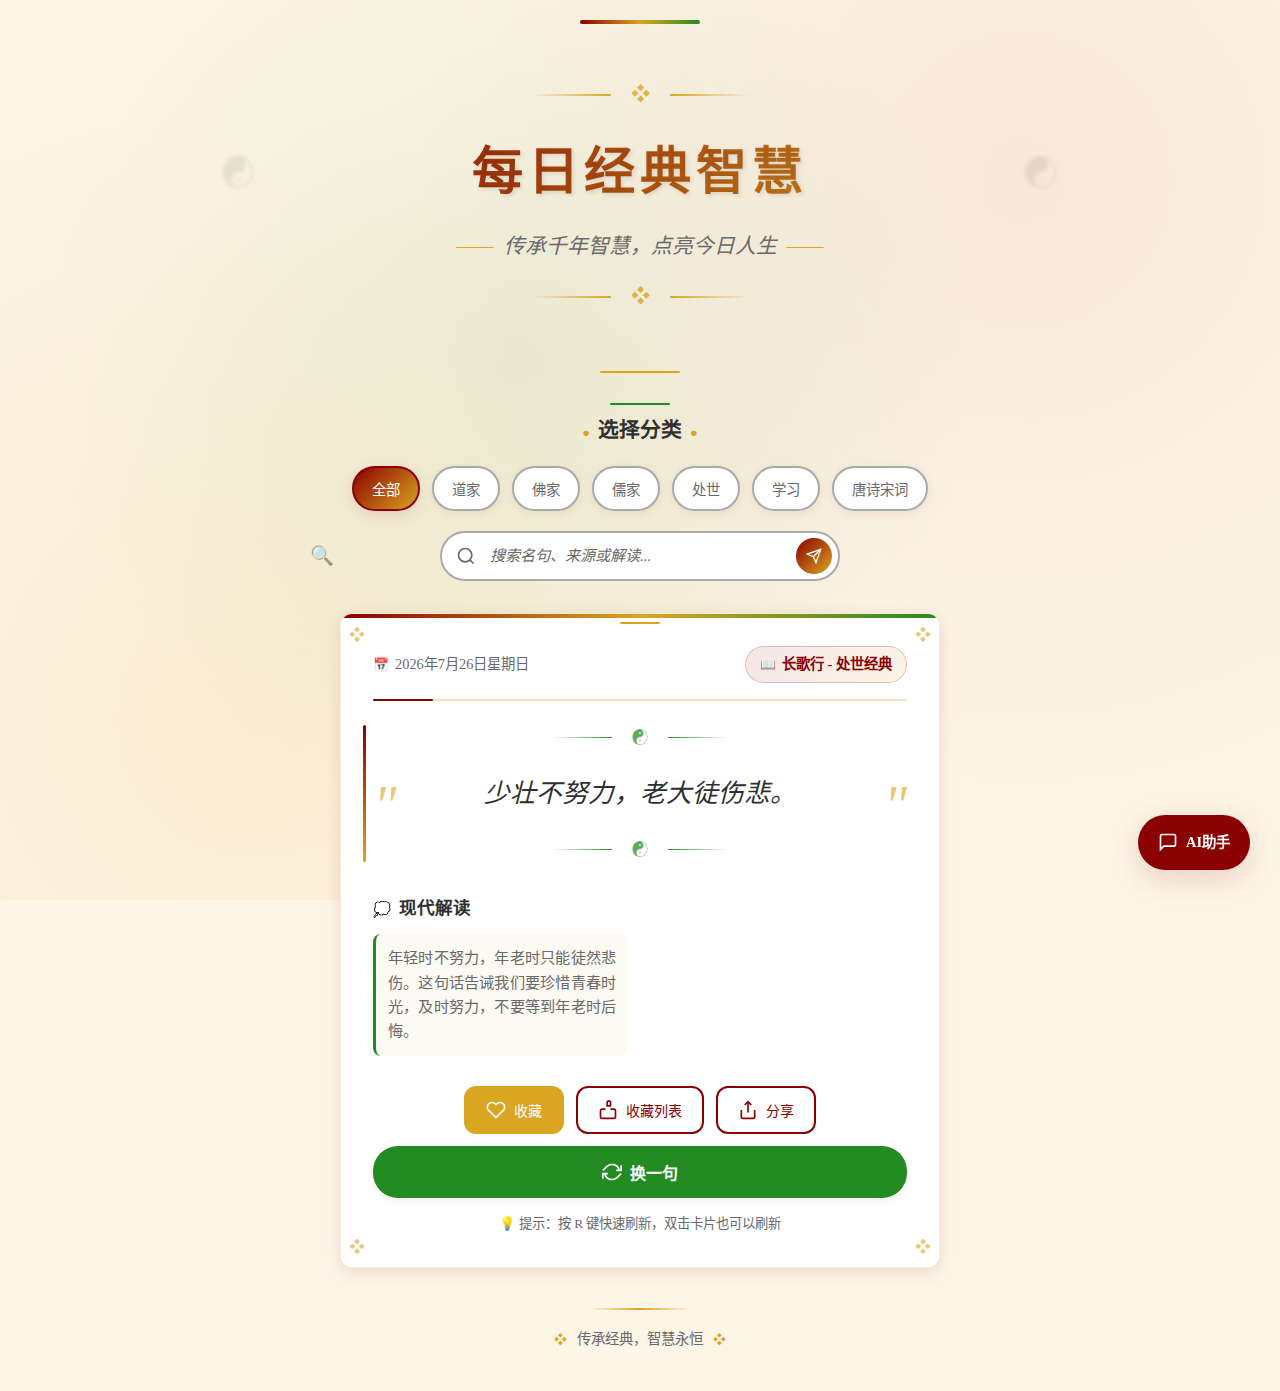
<file: index.html>
<!DOCTYPE html>
<html lang="zh-CN">
<head>
    <meta charset="UTF-8">
    <meta name="viewport" content="width=device-width, initial-scale=1.0">
    <title>每日经典智慧</title>
    <link rel="stylesheet" href="styles/main.css">
    <link rel="stylesheet" href="styles/chat.css">
</head>
<body>
    <!-- 主容器 -->
    <div class="container">
        <!-- 头部 -->
        <header class="header">
            <div class="header-decoration">
                <div class="decorative-line left"></div>
                <div class="decorative-symbol">❖</div>
                <div class="decorative-line right"></div>
            </div>
            <h1 class="title">每日经典智慧</h1>
            <p class="subtitle">传承千年智慧，点亮今日人生</p>
            <div class="header-decoration">
                <div class="decorative-line left"></div>
                <div class="decorative-symbol">❖</div>
                <div class="decorative-line right"></div>
            </div>
        </header>

        <!-- 主要内容区域 -->
        <main class="main-content">
            <!-- 分类筛选器 -->
            <div class="category-filter">
                <h3>选择分类</h3>
                <div class="filter-buttons">
                    <button class="filter-btn active" data-category="all">全部</button>
                    <button class="filter-btn" data-category="道家">道家</button>
                    <button class="filter-btn" data-category="佛家">佛家</button>
                    <button class="filter-btn" data-category="儒家">儒家</button>
                    <button class="filter-btn" data-category="处世">处世</button>
                    <button class="filter-btn" data-category="学习">学习</button>
                    <button class="filter-btn" data-category="唐诗宋词">唐诗宋词</button>
                </div>
                
                <!-- 搜索框 -->
                <div class="search-container">
                    <div class="search-box">
                        <svg class="search-icon" width="20" height="20" viewBox="0 0 24 24" fill="none" stroke="currentColor" stroke-width="2">
                            <circle cx="11" cy="11" r="8"></circle>
                            <path d="m21 21-4.35-4.35"></path>
                        </svg>
                        <input type="text" id="search-input" placeholder="搜索名句、来源或解读..." maxlength="100">
                        <button id="search-btn" class="search-btn">
                            <svg width="16" height="16" viewBox="0 0 24 24" fill="none" stroke="currentColor" stroke-width="2">
                                <line x1="22" y1="2" x2="11" y2="13"></line>
                                <polygon points="22,2 15,22 11,13 2,9"></polygon>
                            </svg>
                        </button>
                    </div>
                </div>
            </div>

            <!-- 经典名句卡片 -->
            <div class="quote-card">
                <div class="card-decoration">
                    <div class="corner-decoration top-left">❖</div>
                    <div class="corner-decoration top-right">❖</div>
                    <div class="corner-decoration bottom-left">❖</div>
                    <div class="corner-decoration bottom-right">❖</div>
                </div>
                <div class="quote-header">
                    <span class="date" id="current-date"></span>
                    <span class="source" id="quote-source"></span>
                </div>
                
                <div class="quote-content">
                    <div class="quote-decoration">
                        <div class="quote-line left"></div>
                        <div class="quote-symbol">☯</div>
                        <div class="quote-line right"></div>
                    </div>
                    <blockquote class="quote-text" id="quote-text">
                        <!-- 名句内容将通过JavaScript动态加载 -->
                    </blockquote>
                    <div class="quote-decoration">
                        <div class="quote-line left"></div>
                        <div class="quote-symbol">☯</div>
                        <div class="quote-line right"></div>
                    </div>
                </div>

                <div class="quote-footer">
                    <div class="interpretation">
                        <h3>现代解读</h3>
                        <p id="quote-interpretation"></p>
                    </div>
                </div>

                <!-- 操作按钮组 -->
                <div class="action-buttons">
                    <!-- 收藏按钮 -->
                    <button class="action-btn favorite-btn" id="favorite-btn">
                        <svg width="20" height="20" viewBox="0 0 24 24" fill="none" stroke="currentColor" stroke-width="2">
                            <path d="M20.84 4.61a5.5 5.5 0 0 0-7.78 0L12 5.67l-1.06-1.06a5.5 5.5 0 0 0-7.78 7.78l1.06 1.06L12 21.23l7.78-7.78 1.06-1.06a5.5 5.5 0 0 0 0-7.78z"/>
                        </svg>
                        收藏
                    </button>

                    <!-- 收藏列表按钮 -->
                    <button class="action-btn favorites-list-btn" id="favorites-list-btn">
                        <svg width="20" height="20" viewBox="0 0 24 24" fill="none" stroke="currentColor" stroke-width="2">
                            <path d="M9 11H5a2 2 0 0 0-2 2v7a2 2 0 0 0 2 2h14a2 2 0 0 0 2-2v-7a2 2 0 0 0-2-2h-4m-4-4V3a2 2 0 0 1 4 0v4h-4z"/>
                        </svg>
                        收藏列表
                    </button>

                    <!-- 分享按钮 -->
                    <button class="action-btn share-btn" id="share-btn">
                        <svg width="20" height="20" viewBox="0 0 24 24" fill="none" stroke="currentColor" stroke-width="2">
                            <path d="M4 12v8a2 2 0 0 0 2 2h12a2 2 0 0 0 2-2v-8"/>
                            <polyline points="16,6 12,2 8,6"/>
                            <line x1="12" y1="2" x2="12" y2="15"/>
                        </svg>
                        分享
                    </button>

                    <!-- 刷新按钮 -->
                    <button class="refresh-btn" id="refresh-btn">
                        <svg width="20" height="20" viewBox="0 0 24 24" fill="none" stroke="currentColor" stroke-width="2">
                            <path d="M23 4v6h-6M1 20v-6h6M20.49 9A9 9 0 0 0 5.64 5.64L1 10m22 4l-4.64 4.36A9 9 0 0 1 3.51 15"/>
                        </svg>
                        换一句
                    </button>
                </div>
            </div>
        </main>

        <!-- 页脚 -->
        <footer class="footer">
            <p>传承经典，智慧永恒</p>
        </footer>
    </div>

    <!-- AI聊天入口 -->
    <div class="chat-trigger" id="chat-trigger">
        <svg width="24" height="24" viewBox="0 0 24 24" fill="none" stroke="currentColor" stroke-width="2">
            <path d="M21 15a2 2 0 0 1-2 2H7l-4 4V5a2 2 0 0 1 2-2h14a2 2 0 0 1 2 2z"/>
        </svg>
        <span>AI助手</span>
    </div>

    <!-- AI聊天窗口 -->
    <div class="chat-window" id="chat-window">
        <div class="chat-header">
            <h3>AI智慧助手</h3>
            <button class="close-btn" id="close-chat">
                <svg width="20" height="20" viewBox="0 0 24 24" fill="none" stroke="currentColor" stroke-width="2">
                    <line x1="18" y1="6" x2="6" y2="18"></line>
                    <line x1="6" y1="6" x2="18" y2="18"></line>
                </svg>
            </button>
        </div>
        
        <div class="chat-messages" id="chat-messages">
            <!-- 聊天消息将在这里显示 -->
        </div>
        
        <div class="chat-input">
            <input type="text" id="chat-input" placeholder="与AI讨论今日名句..." maxlength="500">
            <button id="send-message">
                <svg width="20" height="20" viewBox="0 0 24 24" fill="none" stroke="currentColor" stroke-width="2">
                    <line x1="22" y1="2" x2="11" y2="13"></line>
                    <polygon points="22,2 15,22 11,13 2,9"></polygon>
                </svg>
            </button>
        </div>
    </div>

    <!-- 加载脚本 -->
    <script src="config.js"></script>
    <script src="scripts/quotes.js"></script>
    <script src="scripts/chat.js"></script>
    <script src="scripts/main.js"></script>
</body>
</html>
</file>
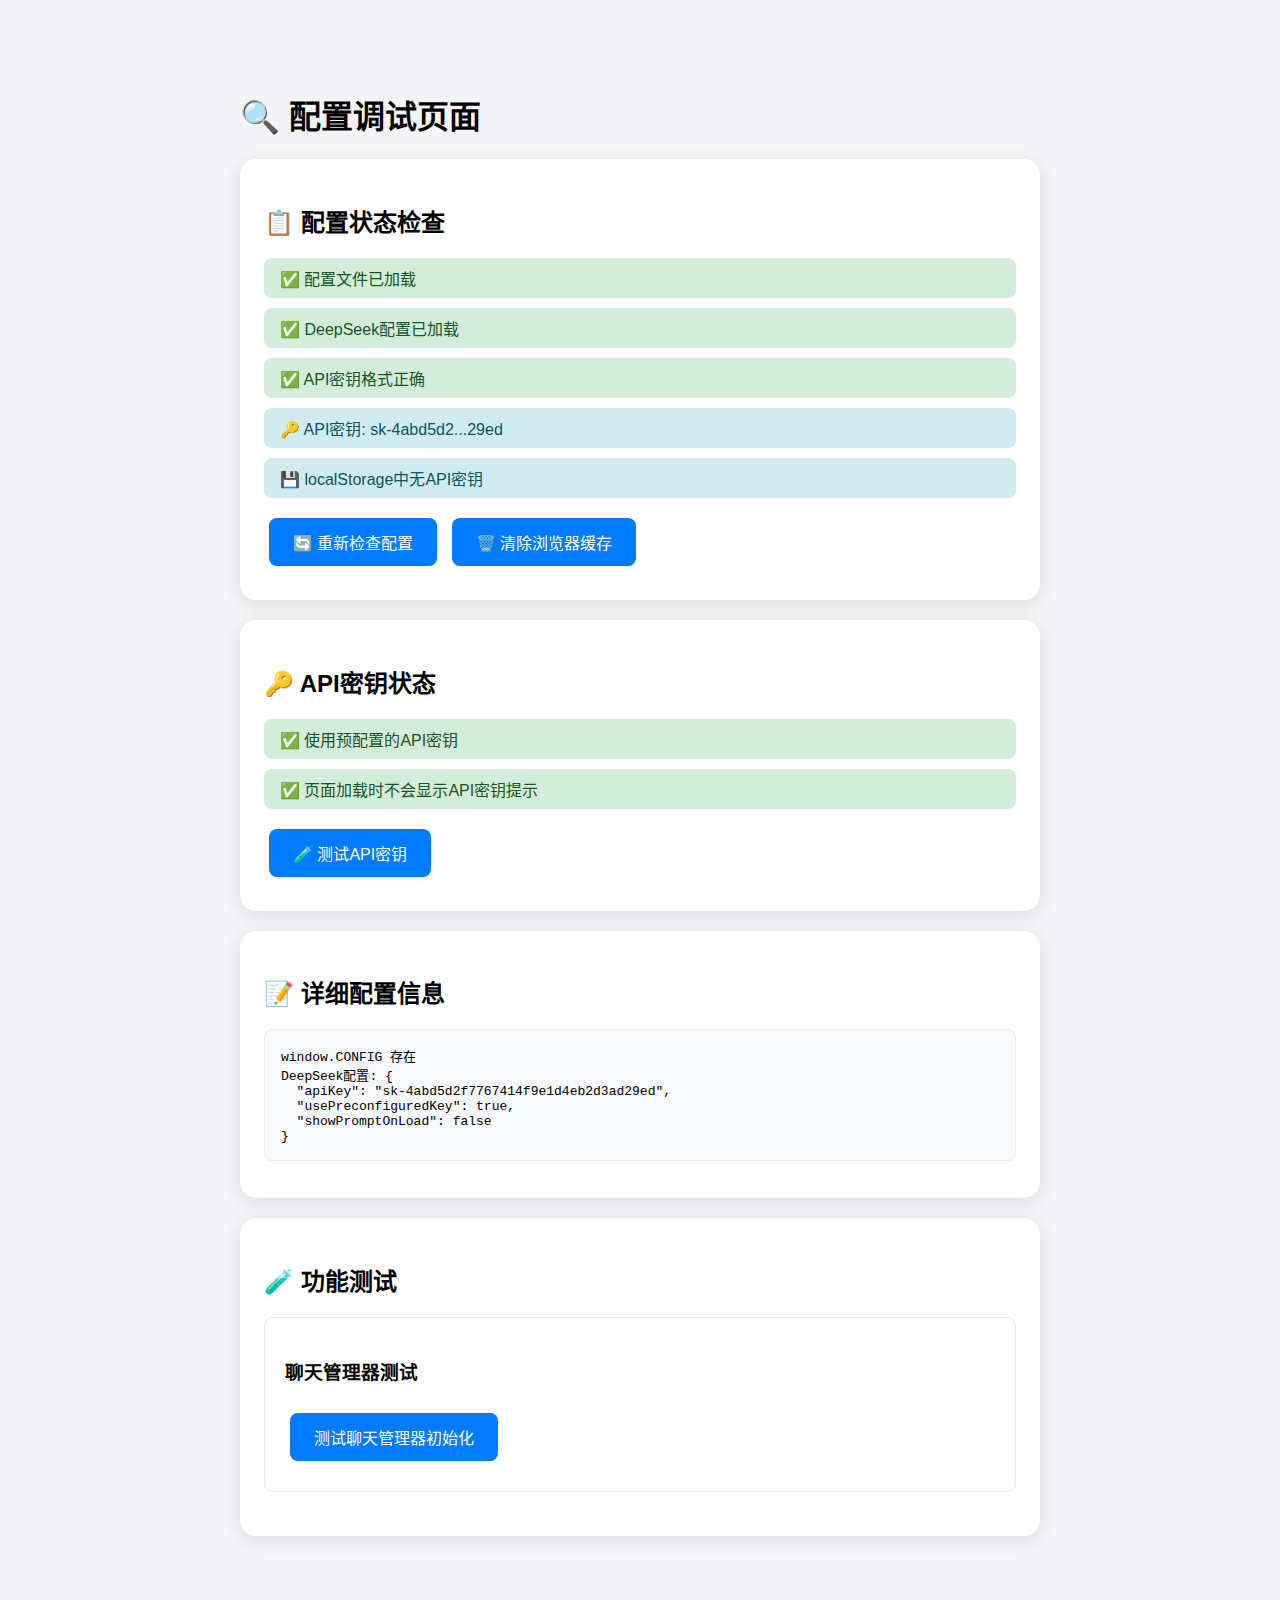
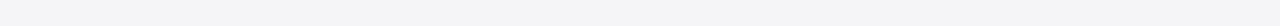
<file: debug.html>
<!DOCTYPE html>
<html lang="zh-CN">
<head>
    <meta charset="UTF-8">
    <meta name="viewport" content="width=device-width, initial-scale=1.0">
    <title>调试页面 - 配置状态检查</title>
    <style>
        body {
            font-family: -apple-system, BlinkMacSystemFont, 'Segoe UI', Roboto, sans-serif;
            max-width: 800px;
            margin: 50px auto;
            padding: 20px;
            background: #f5f5f7;
        }
        .debug-card {
            background: white;
            border-radius: 16px;
            padding: 24px;
            margin: 20px 0;
            box-shadow: 0 4px 20px rgba(0,0,0,0.1);
        }
        .status {
            padding: 8px 16px;
            border-radius: 8px;
            font-weight: 500;
            margin: 10px 0;
        }
        .success { background: #d4edda; color: #155724; }
        .error { background: #f8d7da; color: #721c24; }
        .warning { background: #fff3cd; color: #856404; }
        .info { background: #d1ecf1; color: #0c5460; }
        button {
            background: #007aff;
            color: white;
            border: none;
            padding: 12px 24px;
            border-radius: 8px;
            cursor: pointer;
            margin: 10px 5px;
            font-size: 16px;
        }
        button:hover { background: #0056b3; }
        pre {
            background: #f8f9fa;
            padding: 16px;
            border-radius: 8px;
            overflow-x: auto;
            border: 1px solid #e9ecef;
        }
        .test-section {
            margin: 20px 0;
            padding: 20px;
            border: 1px solid #e9ecef;
            border-radius: 8px;
        }
    </style>
</head>
<body>
    <h1>🔍 配置调试页面</h1>
    
    <div class="debug-card">
        <h2>📋 配置状态检查</h2>
        <div id="config-status"></div>
        <button onclick="checkConfig()">🔄 重新检查配置</button>
        <button onclick="clearCache()">🗑️ 清除浏览器缓存</button>
    </div>

    <div class="debug-card">
        <h2>🔑 API密钥状态</h2>
        <div id="api-status"></div>
        <button onclick="testApiKey()">🧪 测试API密钥</button>
    </div>

    <div class="debug-card">
        <h2>📝 详细配置信息</h2>
        <pre id="config-details"></pre>
    </div>

    <div class="debug-card">
        <h2>🧪 功能测试</h2>
        <div class="test-section">
            <h3>聊天管理器测试</h3>
            <button onclick="testChatManager()">测试聊天管理器初始化</button>
            <div id="chat-test-result"></div>
        </div>
    </div>

    <script src="config.js"></script>
    <script>
        // 配置状态检查
        function checkConfig() {
            const statusDiv = document.getElementById('config-status');
            const detailsDiv = document.getElementById('config-details');
            
            let status = '';
            let details = '';
            
            // 检查配置文件是否加载
            if (window.CONFIG) {
                status += '<div class="status success">✅ 配置文件已加载</div>';
                details += 'window.CONFIG 存在\n';
                
                if (window.CONFIG.deepseek) {
                    status += '<div class="status success">✅ DeepSeek配置已加载</div>';
                    details += 'DeepSeek配置: ' + JSON.stringify(window.CONFIG.deepseek, null, 2) + '\n';
                } else {
                    status += '<div class="status error">❌ DeepSeek配置未找到</div>';
                }
                
                if (window.CONFIG.deepseek && window.CONFIG.deepseek.apiKey) {
                    const key = window.CONFIG.deepseek.apiKey;
                    if (key.startsWith('sk-') && key.length > 20) {
                        status += '<div class="status success">✅ API密钥格式正确</div>';
                        status += '<div class="status info">🔑 API密钥: ' + key.substring(0, 10) + '...' + key.substring(key.length - 4) + '</div>';
                    } else {
                        status += '<div class="status warning">⚠️ API密钥格式可能不正确</div>';
                    }
                } else {
                    status += '<div class="status error">❌ API密钥未配置</div>';
                }
            } else {
                status += '<div class="status error">❌ 配置文件未加载</div>';
                details += 'window.CONFIG 未定义\n';
            }
            
            // 检查localStorage
            const storedKey = localStorage.getItem('deepseek_api_key');
            if (storedKey) {
                status += '<div class="status info">💾 localStorage中有API密钥</div>';
                details += 'localStorage API密钥: ' + storedKey.substring(0, 10) + '...' + storedKey.substring(storedKey.length - 4) + '\n';
            } else {
                status += '<div class="status info">💾 localStorage中无API密钥</div>';
            }
            
            statusDiv.innerHTML = status;
            detailsDiv.textContent = details;
        }

        // API密钥状态检查
        function checkApiStatus() {
            const statusDiv = document.getElementById('api-status');
            
            let status = '';
            
            if (window.CONFIG && window.CONFIG.deepseek) {
                const config = window.CONFIG.deepseek;
                
                if (config.usePreconfiguredKey) {
                    status += '<div class="status success">✅ 使用预配置的API密钥</div>';
                } else {
                    status += '<div class="status warning">⚠️ 未使用预配置的API密钥</div>';
                }
                
                if (config.showPromptOnLoad) {
                    status += '<div class="status warning">⚠️ 页面加载时会显示API密钥提示</div>';
                } else {
                    status += '<div class="status success">✅ 页面加载时不会显示API密钥提示</div>';
                }
            }
            
            statusDiv.innerHTML = status;
        }

        // 测试API密钥
        async function testApiKey() {
            const resultDiv = document.getElementById('api-status');
            
            if (!window.CONFIG || !window.CONFIG.deepseek || !window.CONFIG.deepseek.apiKey) {
                resultDiv.innerHTML += '<div class="status error">❌ 无法测试：API密钥未配置</div>';
                return;
            }
            
            const apiKey = window.CONFIG.deepseek.apiKey;
            resultDiv.innerHTML += '<div class="status info">🧪 正在测试API密钥...</div>';
            
            try {
                const response = await fetch('https://api.deepseek.com/v1/chat/completions', {
                    method: 'POST',
                    headers: {
                        'Content-Type': 'application/json',
                        'Authorization': `Bearer ${apiKey}`
                    },
                    body: JSON.stringify({
                        model: 'deepseek-chat',
                        messages: [{
                            role: 'user',
                            content: '你好，请回复"测试成功"'
                        }],
                        max_tokens: 10
                    })
                });
                
                if (response.ok) {
                    resultDiv.innerHTML += '<div class="status success">✅ API密钥测试成功</div>';
                } else {
                    resultDiv.innerHTML += '<div class="status error">❌ API密钥测试失败: ' + response.status + '</div>';
                }
            } catch (error) {
                resultDiv.innerHTML += '<div class="status error">❌ API密钥测试出错: ' + error.message + '</div>';
            }
        }

        // 测试聊天管理器
        function testChatManager() {
            const resultDiv = document.getElementById('chat-test-result');
            
            try {
                // 模拟创建聊天管理器
                if (window.CONFIG && window.CONFIG.deepseek) {
                    resultDiv.innerHTML = '<div class="status success">✅ 配置已就绪，可以创建聊天管理器</div>';
                } else {
                    resultDiv.innerHTML = '<div class="status error">❌ 配置未就绪，无法创建聊天管理器</div>';
                }
            } catch (error) {
                resultDiv.innerHTML = '<div class="status error">❌ 测试出错: ' + error.message + '</div>';
            }
        }

        // 清除缓存
        function clearCache() {
            localStorage.clear();
            sessionStorage.clear();
            location.reload();
        }

        // 页面加载完成后自动检查
        document.addEventListener('DOMContentLoaded', () => {
            setTimeout(() => {
                checkConfig();
                checkApiStatus();
            }, 100);
        });
    </script>
</body>
</html>
</file>
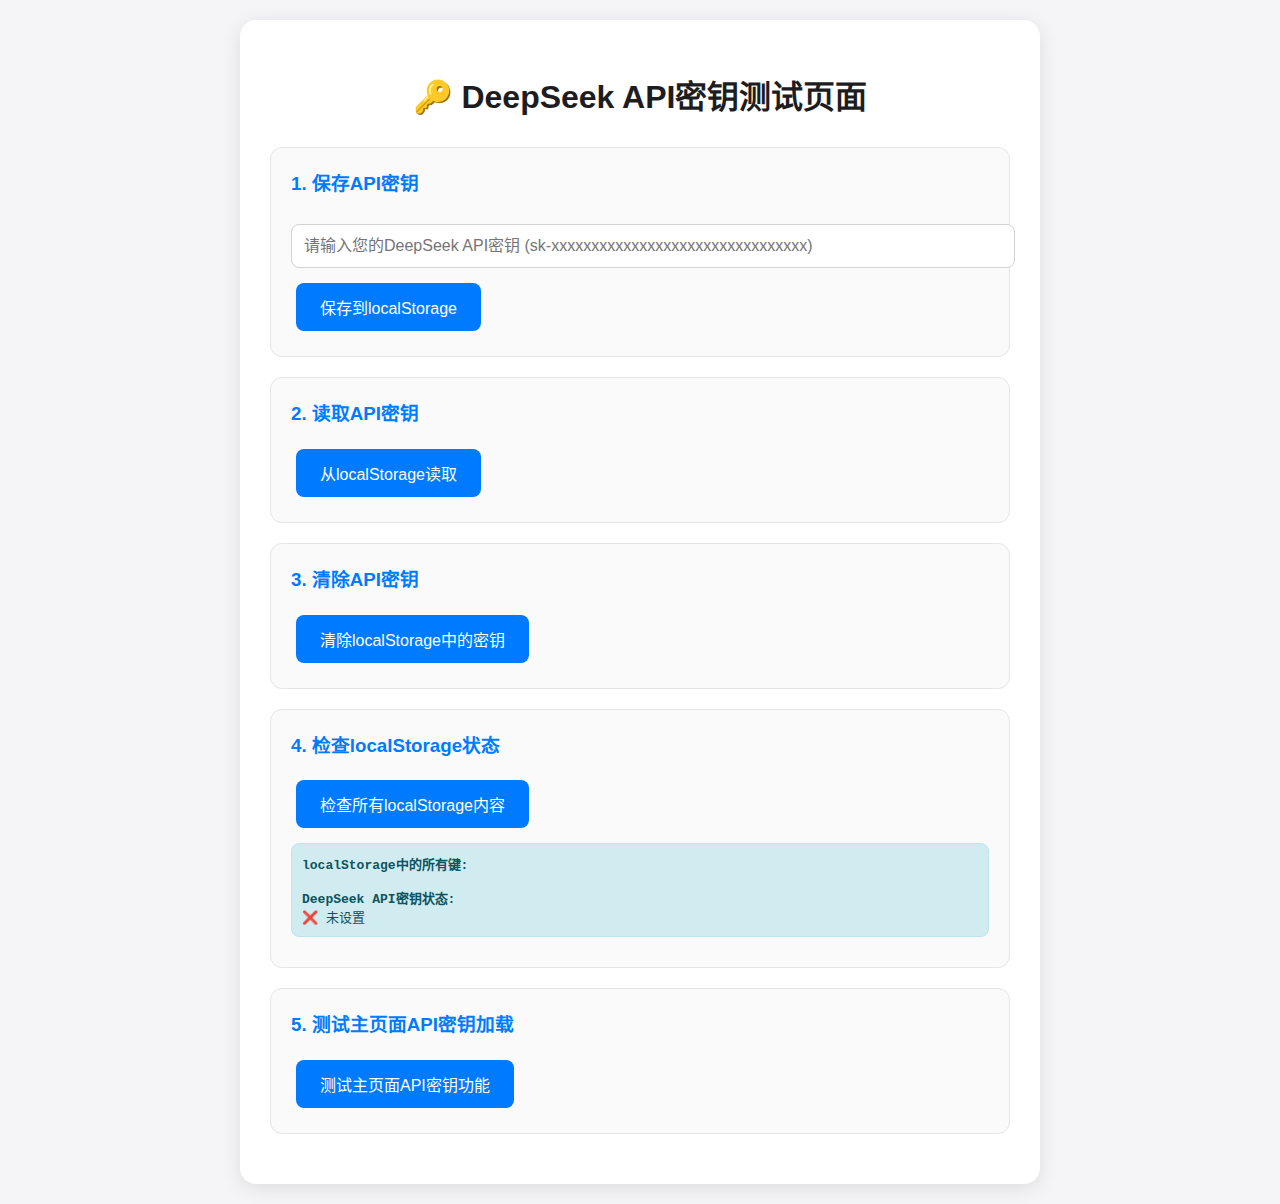
<file: test-api-key.html>
<!DOCTYPE html>
<html lang="zh-CN">
<head>
    <meta charset="UTF-8">
    <meta name="viewport" content="width=device-width, initial-scale=1.0">
    <title>API密钥测试页面</title>
    <style>
        body {
            font-family: -apple-system, BlinkMacSystemFont, 'Segoe UI', Roboto, sans-serif;
            max-width: 800px;
            margin: 0 auto;
            padding: 20px;
            background: #f5f5f7;
        }
        .container {
            background: white;
            padding: 30px;
            border-radius: 16px;
            box-shadow: 0 4px 20px rgba(0,0,0,0.1);
        }
        h1 {
            color: #1d1d1f;
            text-align: center;
            margin-bottom: 30px;
        }
        .test-section {
            margin: 20px 0;
            padding: 20px;
            border: 1px solid #e5e5e7;
            border-radius: 12px;
            background: #fafafa;
        }
        .test-section h3 {
            color: #007aff;
            margin-top: 0;
        }
        input[type="text"] {
            width: 100%;
            padding: 12px;
            border: 1px solid #d2d2d7;
            border-radius: 8px;
            font-size: 16px;
            margin: 10px 0;
        }
        button {
            background: #007aff;
            color: white;
            border: none;
            padding: 12px 24px;
            border-radius: 8px;
            font-size: 16px;
            cursor: pointer;
            margin: 5px;
        }
        button:hover {
            background: #0056cc;
        }
        .result {
            margin: 10px 0;
            padding: 10px;
            border-radius: 8px;
            font-family: monospace;
        }
        .success {
            background: #d4edda;
            color: #155724;
            border: 1px solid #c3e6cb;
        }
        .error {
            background: #f8d7da;
            color: #721c24;
            border: 1px solid #f5c6cb;
        }
        .info {
            background: #d1ecf1;
            color: #0c5460;
            border: 1px solid #bee5eb;
        }
    </style>
</head>
<body>
    <div class="container">
        <h1>🔑 DeepSeek API密钥测试页面</h1>
        
        <div class="test-section">
            <h3>1. 保存API密钥</h3>
            <input type="text" id="api-key-input" placeholder="请输入您的DeepSeek API密钥 (sk-xxxxxxxxxxxxxxxxxxxxxxxxxxxxxxxx)">
            <button onclick="saveApiKey()">保存到localStorage</button>
            <div id="save-result"></div>
        </div>
        
        <div class="test-section">
            <h3>2. 读取API密钥</h3>
            <button onclick="loadApiKey()">从localStorage读取</button>
            <div id="load-result"></div>
        </div>
        
        <div class="test-section">
            <h3>3. 清除API密钥</h3>
            <button onclick="clearApiKey()">清除localStorage中的密钥</button>
            <div id="clear-result"></div>
        </div>
        
        <div class="test-section">
            <h3>4. 检查localStorage状态</h3>
            <button onclick="checkLocalStorage()">检查所有localStorage内容</button>
            <div id="storage-result"></div>
        </div>
        
        <div class="test-section">
            <h3>5. 测试主页面API密钥加载</h3>
            <button onclick="testMainPage()">测试主页面API密钥功能</button>
            <div id="main-test-result"></div>
        </div>
    </div>

    <script>
        // 保存API密钥
        function saveApiKey() {
            const input = document.getElementById('api-key-input');
            const key = input.value.trim();
            
            if (!key) {
                showResult('save-result', '请输入API密钥', 'error');
                return;
            }
            
            if (!key.startsWith('sk-')) {
                showResult('save-result', 'API密钥格式不正确，应该以sk-开头', 'error');
                return;
            }
            
            try {
                localStorage.setItem('deepseek_api_key', key);
                showResult('save-result', `✅ API密钥已成功保存到localStorage！密钥长度: ${key.length}`, 'success');
                console.log('API密钥已保存:', key);
            } catch (error) {
                showResult('save-result', `❌ 保存失败: ${error.message}`, 'error');
                console.error('保存API密钥失败:', error);
            }
        }
        
        // 读取API密钥
        function loadApiKey() {
            try {
                const key = localStorage.getItem('deepseek_api_key');
                if (key) {
                    showResult('load-result', `✅ 成功读取API密钥！密钥: ${key.substring(0, 10)}...${key.substring(key.length - 4)}`, 'success');
                    console.log('读取到的API密钥:', key);
                } else {
                    showResult('load-result', '❌ 未找到API密钥', 'error');
                }
            } catch (error) {
                showResult('load-result', `❌ 读取失败: ${error.message}`, 'error');
                console.error('读取API密钥失败:', error);
            }
        }
        
        // 清除API密钥
        function clearApiKey() {
            try {
                localStorage.removeItem('deepseek_api_key');
                showResult('clear-result', '✅ API密钥已从localStorage中清除', 'success');
                console.log('API密钥已清除');
            } catch (error) {
                showResult('clear-result', `❌ 清除失败: ${error.message}`, 'error');
                console.error('清除API密钥失败:', error);
            }
        }
        
        // 检查localStorage状态
        function checkLocalStorage() {
            try {
                const allKeys = Object.keys(localStorage);
                const deepseekKey = localStorage.getItem('deepseek_api_key');
                
                let result = `<strong>localStorage中的所有键:</strong><br>`;
                allKeys.forEach(key => {
                    const value = localStorage.getItem(key);
                    result += `• ${key}: ${value ? '已设置' : '未设置'}<br>`;
                });
                
                result += `<br><strong>DeepSeek API密钥状态:</strong><br>`;
                if (deepseekKey) {
                    result += `✅ 已设置 (长度: ${deepseekKey.length})<br>`;
                    result += `密钥内容: ${deepseekKey.substring(0, 10)}...${deepseekKey.substring(deepseekKey.length - 4)}`;
                } else {
                    result += `❌ 未设置`;
                }
                
                showResult('storage-result', result, 'info');
            } catch (error) {
                showResult('storage-result', `❌ 检查失败: ${error.message}`, 'error');
                console.error('检查localStorage失败:', error);
            }
        }
        
        // 测试主页面API密钥功能
        function testMainPage() {
            try {
                // 模拟主页面的API密钥加载逻辑
                const apiKey = localStorage.getItem('deepseek_api_key');
                console.log('模拟主页面加载API密钥:', apiKey ? '已找到' : '未找到');
                
                if (!apiKey) {
                    showResult('main-test-result', '❌ 主页面会显示"需要DeepSeek API密钥"提示，因为localStorage中没有密钥', 'error');
                } else {
                    showResult('main-test-result', '✅ 主页面应该能正常加载API密钥，不会显示提示框', 'success');
                }
            } catch (error) {
                showResult('main-test-result', `❌ 测试失败: ${error.message}`, 'error');
                console.error('测试主页面功能失败:', error);
            }
        }
        
        // 显示结果
        function showResult(elementId, message, type) {
            const element = document.getElementById(elementId);
            element.innerHTML = message;
            element.className = `result ${type}`;
        }
        
        // 页面加载时自动检查localStorage状态
        window.addEventListener('load', () => {
            checkLocalStorage();
        });
    </script>
</body>
</html>
</file>
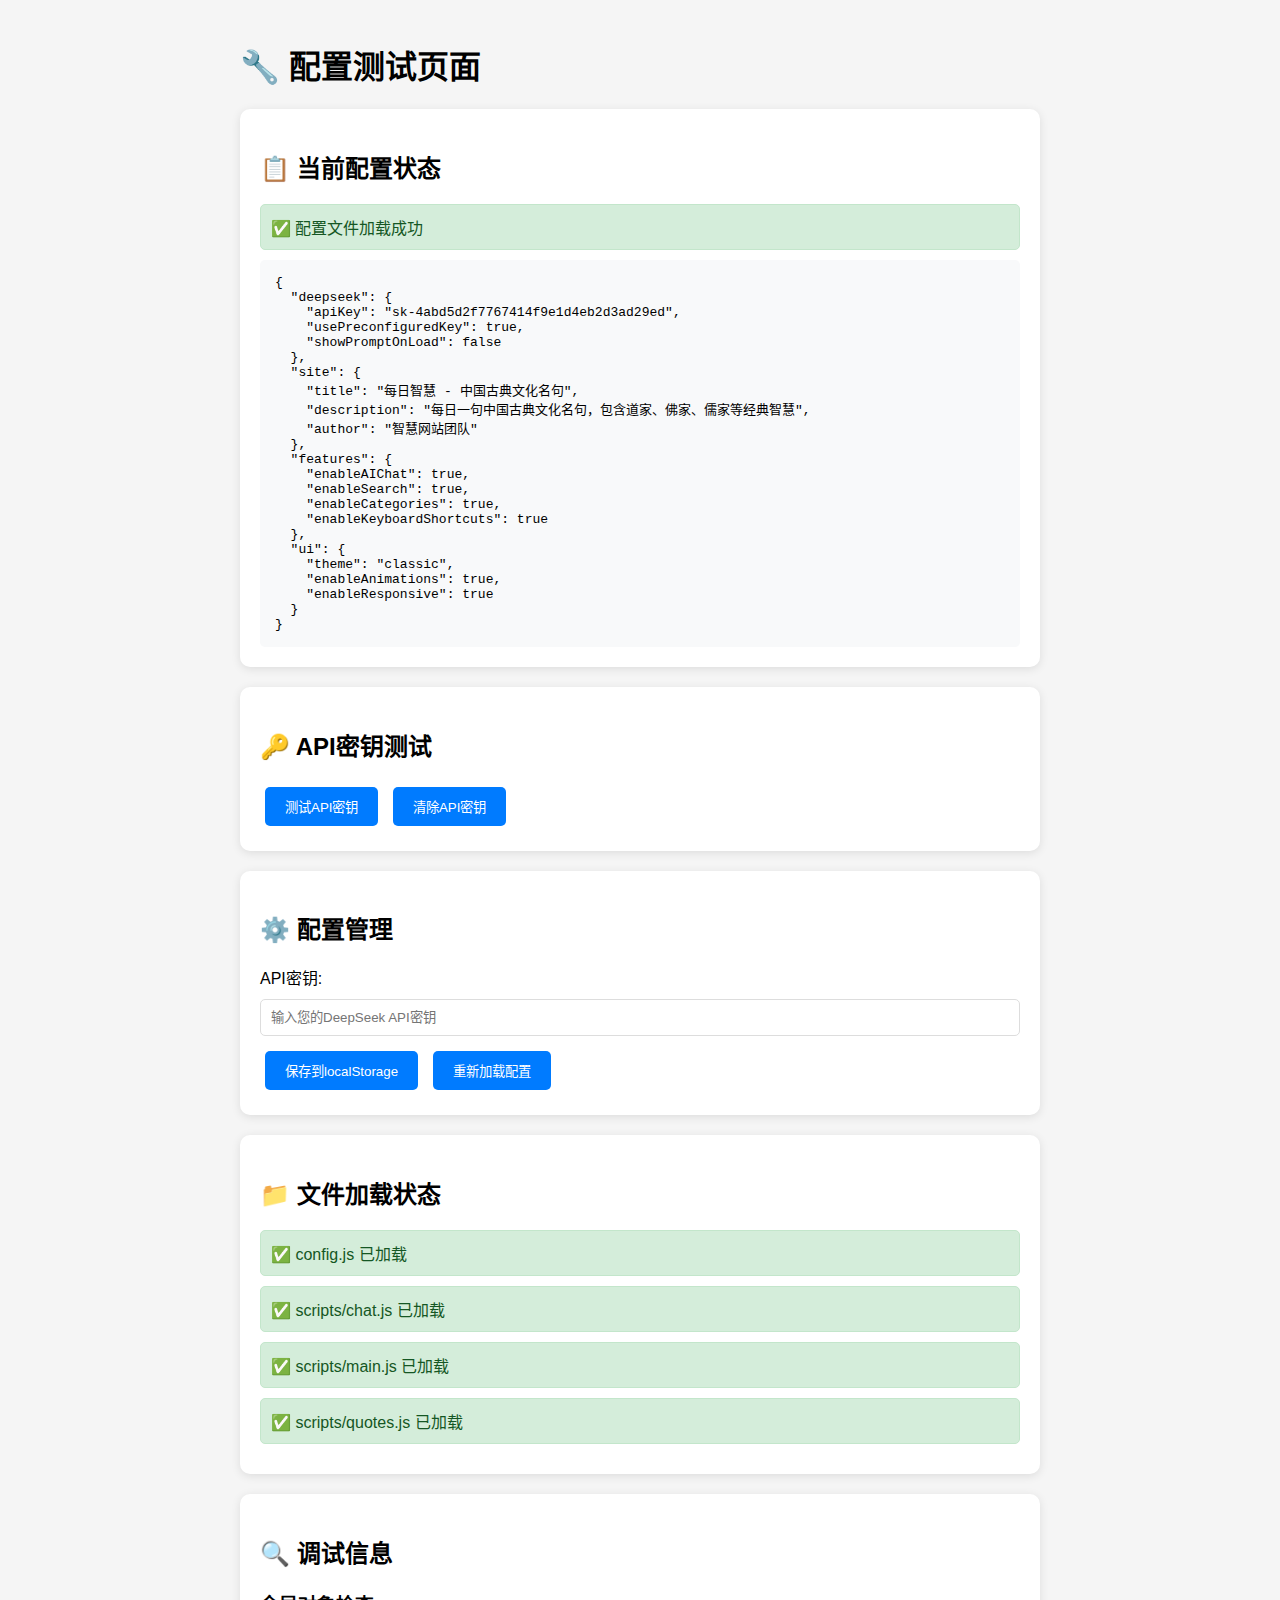
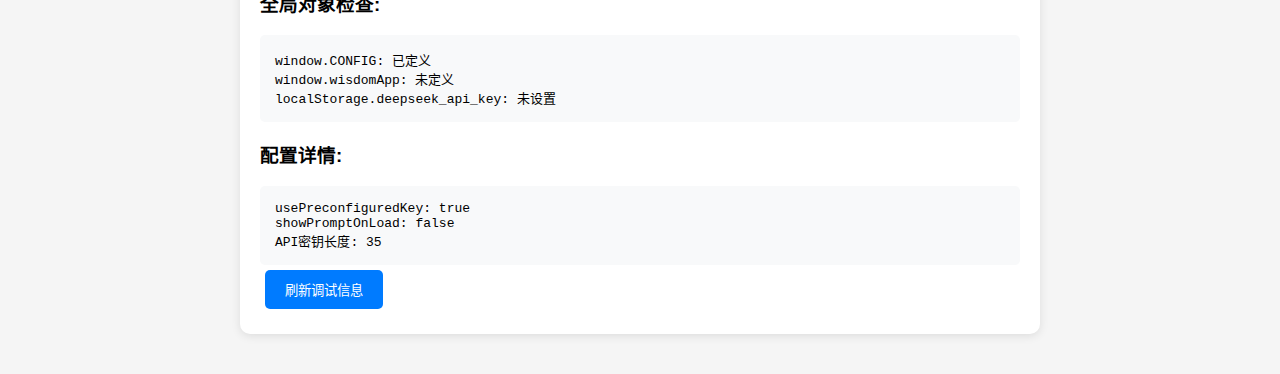
<file: test-config.html>
<!DOCTYPE html>
<html lang="zh-CN">
<head>
    <meta charset="UTF-8">
    <meta name="viewport" content="width=device-width, initial-scale=1.0">
    <title>配置测试页面</title>
    <style>
        body {
            font-family: 'Microsoft YaHei', sans-serif;
            max-width: 800px;
            margin: 0 auto;
            padding: 20px;
            background: #f5f5f5;
        }
        .test-section {
            background: white;
            padding: 20px;
            margin: 20px 0;
            border-radius: 10px;
            box-shadow: 0 2px 10px rgba(0,0,0,0.1);
        }
        .status {
            padding: 10px;
            border-radius: 5px;
            margin: 10px 0;
        }
        .status.success {
            background: #d4edda;
            color: #155724;
            border: 1px solid #c3e6cb;
        }
        .status.error {
            background: #f8d7da;
            color: #721c24;
            border: 1px solid #f5c6cb;
        }
        .status.warning {
            background: #fff3cd;
            color: #856404;
            border: 1px solid #ffeaa7;
        }
        button {
            background: #007bff;
            color: white;
            border: none;
            padding: 10px 20px;
            border-radius: 5px;
            cursor: pointer;
            margin: 5px;
        }
        button:hover {
            background: #0056b3;
        }
        input {
            width: 100%;
            padding: 10px;
            border: 1px solid #ddd;
            border-radius: 5px;
            margin: 10px 0;
            box-sizing: border-box;
        }
        .config-info {
            background: #f8f9fa;
            padding: 15px;
            border-radius: 5px;
            font-family: monospace;
            white-space: pre-wrap;
        }
    </style>
</head>
<body>
    <h1>🔧 配置测试页面</h1>
    
    <div class="test-section">
        <h2>📋 当前配置状态</h2>
        <div id="config-status"></div>
    </div>
    
    <div class="test-section">
        <h2>🔑 API密钥测试</h2>
        <div id="api-status"></div>
        <button onclick="testApiKey()">测试API密钥</button>
        <button onclick="clearApiKey()">清除API密钥</button>
    </div>
    
    <div class="test-section">
        <h2>⚙️ 配置管理</h2>
        <label>API密钥:</label>
        <input type="password" id="api-key-input" placeholder="输入您的DeepSeek API密钥">
        <button onclick="saveApiKey()">保存到localStorage</button>
        <button onclick="reloadConfig()">重新加载配置</button>
    </div>
    
    <div class="test-section">
        <h2>📁 文件加载状态</h2>
        <div id="file-status"></div>
    </div>
    
    <div class="test-section">
        <h2>🔍 调试信息</h2>
        <div id="debug-info"></div>
        <button onclick="refreshDebugInfo()">刷新调试信息</button>
    </div>

    <script src="config.js"></script>
    <script>
        // 页面加载完成后执行测试
        window.addEventListener('load', function() {
            testConfiguration();
            checkFileLoading();
            updateDebugInfo();
        });

        // 测试配置状态
        function testConfiguration() {
            const statusDiv = document.getElementById('config-status');
            let html = '';
            
            if (window.CONFIG) {
                html += '<div class="status success">✅ 配置文件加载成功</div>';
                html += '<div class="config-info">';
                html += JSON.stringify(window.CONFIG, null, 2);
                html += '</div>';
            } else {
                html += '<div class="status error">❌ 配置文件加载失败</div>';
            }
            
            statusDiv.innerHTML = html;
        }

        // 检查文件加载状态
        function checkFileLoading() {
            const statusDiv = document.getElementById('file-status');
            let html = '';
            
            // 检查主要文件
            const files = [
                'config.js',
                'scripts/chat.js',
                'scripts/main.js',
                'scripts/quotes.js'
            ];
            
            files.forEach(file => {
                html += `<div class="status success">✅ ${file} 已加载</div>`;
            });
            
            statusDiv.innerHTML = html;
        }

        // 测试API密钥
        function testApiKey() {
            const statusDiv = document.getElementById('api-status');
            let html = '';
            
            // 检查配置文件中的API密钥
            if (window.CONFIG && window.CONFIG.deepseek) {
                const configKey = window.CONFIG.deepseek.apiKey;
                if (configKey && configKey !== 'sk-your-api-key-here') {
                    html += '<div class="status success">✅ 配置文件中的API密钥有效</div>';
                } else {
                    html += '<div class="status warning">⚠️ 配置文件中的API密钥未设置或使用默认值</div>';
                }
            }
            
            // 检查localStorage中的API密钥
            const localKey = localStorage.getItem('deepseek_api_key');
            if (localKey) {
                html += '<div class="status success">✅ localStorage中的API密钥已设置</div>';
            } else {
                html += '<div class="status warning">⚠️ localStorage中未找到API密钥</div>';
            }
            
            // 检查当前可用的API密钥
            let currentKey = null;
            if (window.CONFIG && window.CONFIG.deepseek && window.CONFIG.deepseek.usePreconfiguredKey) {
                currentKey = window.CONFIG.deepseek.apiKey;
            }
            if (!currentKey) {
                currentKey = localStorage.getItem('deepseek_api_key');
            }
            
            if (currentKey && currentKey !== 'sk-your-api-key-here') {
                html += '<div class="status success">✅ 当前可用的API密钥: ' + currentKey.substring(0, 10) + '...</div>';
            } else {
                html += '<div class="status error">❌ 当前没有可用的有效API密钥</div>';
            }
            
            statusDiv.innerHTML = html;
        }

        // 保存API密钥到localStorage
        function saveApiKey() {
            const input = document.getElementById('api-key-input');
            const key = input.value.trim();
            
            if (key && key.startsWith('sk-')) {
                localStorage.setItem('deepseek_api_key', key);
                alert('API密钥已保存到localStorage');
                testApiKey();
                input.value = '';
            } else {
                alert('请输入有效的API密钥（以sk-开头）');
            }
        }

        // 清除API密钥
        function clearApiKey() {
            localStorage.removeItem('deepseek_api_key');
            alert('API密钥已清除');
            testApiKey();
        }

        // 重新加载配置
        function reloadConfig() {
            location.reload();
        }

        // 更新调试信息
        function updateDebugInfo() {
            const debugDiv = document.getElementById('debug-info');
            let html = '';
            
            html += '<h3>全局对象检查:</h3>';
            html += '<div class="config-info">';
            html += `window.CONFIG: ${window.CONFIG ? '已定义' : '未定义'}\n`;
            html += `window.wisdomApp: ${window.wisdomApp ? '已定义' : '未定义'}\n`;
            html += `localStorage.deepseek_api_key: ${localStorage.getItem('deepseek_api_key') ? '已设置' : '未设置'}\n`;
            html += '</div>';
            
            if (window.CONFIG) {
                html += '<h3>配置详情:</h3>';
                html += '<div class="config-info">';
                html += `usePreconfiguredKey: ${window.CONFIG.deepseek?.usePreconfiguredKey}\n`;
                html += `showPromptOnLoad: ${window.CONFIG.deepseek?.showPromptOnLoad}\n`;
                html += `API密钥长度: ${window.CONFIG.deepseek?.apiKey?.length || 0}\n`;
                html += '</div>';
            }
            
            debugDiv.innerHTML = html;
        }

        // 刷新调试信息
        function refreshDebugInfo() {
            updateDebugInfo();
        }
    </script>
</body>
</html>
</file>
<file: styles/main.css>
/* 全局样式重置 */
* {
    margin: 0;
    padding: 0;
    box-sizing: border-box;
}

/* 根变量定义 - 中国传统色彩 */
:root {
    --primary-color: #8B0000; /* 深红色 - 传统喜庆色 */
    --secondary-color: #DAA520; /* 金黄色 - 传统富贵色 */
    --accent-color: #228B22; /* 森林绿 - 传统生机色 */
    --success-color: #2E8B57; /* 海洋绿 - 传统和谐色 */
    --warning-color: #FF8C00; /* 深橙色 - 传统温暖色 */
    --error-color: #DC143C; /* 深红色 - 传统警示色 */
    
    --background-color: #FDF5E6; /* 米色 - 传统纸张色 */
    --card-background: #FFFFFF; /* 纯白色 */
    --text-primary: #2F2F2F; /* 深灰色 - 传统墨色 */
    --text-secondary: #696969; /* 中灰色 */
    --text-tertiary: #A9A9A9; /* 浅灰色 */
    
    --border-radius: 12px;
    --shadow-light: 0 2px 8px rgba(139, 0, 0, 0.08);
    --shadow-medium: 0 4px 16px rgba(139, 0, 0, 0.12);
    --shadow-heavy: 0 8px 32px rgba(139, 0, 0, 0.16);
    
    --font-family: 'SimSun', '宋体', 'KaiTi', '楷体', 'FangSong', '仿宋', serif;
    --transition: all 0.3s cubic-bezier(0.4, 0, 0.2, 1);
}

/* 基础样式 */
body {
    font-family: var(--font-family);
    background: var(--background-color);
    color: var(--text-primary);
    line-height: 1.6;
    -webkit-font-smoothing: antialiased;
    -moz-osx-font-smoothing: grayscale;
    background-image: 
        radial-gradient(circle at 20% 80%, rgba(218, 165, 32, 0.1) 0%, transparent 50%),
        radial-gradient(circle at 80% 20%, rgba(139, 0, 0, 0.05) 0%, transparent 50%),
        radial-gradient(circle at 40% 40%, rgba(34, 139, 34, 0.08) 0%, transparent 50%);
    background-attachment: fixed;
}

/* 容器样式 */
.container {
    max-width: 800px;
    margin: 0 auto;
    padding: 20px;
    min-height: 100vh;
    display: flex;
    flex-direction: column;
}

/* 头部样式 */
.header {
    text-align: center;
    margin-bottom: 40px;
    padding: 40px 0;
    position: relative;
}

/* 头部装饰元素 */
.header-decoration {
    display: flex;
    align-items: center;
    justify-content: center;
    margin: 20px 0;
    gap: 20px;
}

.decorative-line {
    height: 2px;
    background: linear-gradient(90deg, transparent, var(--secondary-color), transparent);
    border-radius: 1px;
}

.decorative-line.left {
    width: 80px;
    background: linear-gradient(90deg, transparent, var(--secondary-color));
}

.decorative-line.right {
    width: 80px;
    background: linear-gradient(90deg, var(--secondary-color), transparent);
}

.decorative-symbol {
    color: var(--secondary-color);
    font-size: 1.2rem;
    opacity: 0.8;
}

.header::before {
    content: '';
    position: absolute;
    top: 0;
    left: 50%;
    transform: translateX(-50%);
    width: 120px;
    height: 4px;
    background: linear-gradient(90deg, var(--primary-color), var(--secondary-color), var(--accent-color));
    border-radius: 2px;
}

.header::after {
    content: '';
    position: absolute;
    bottom: 0;
    left: 50%;
    transform: translateX(-50%);
    width: 80px;
    height: 2px;
    background: var(--secondary-color);
    border-radius: 1px;
}

.title {
    font-size: 3.2rem;
    font-weight: 700;
    background: linear-gradient(135deg, var(--primary-color), var(--secondary-color));
    -webkit-background-clip: text;
    -webkit-text-fill-color: transparent;
    background-clip: text;
    margin-bottom: 16px;
    letter-spacing: 0.1em;
    text-shadow: 2px 2px 4px rgba(0, 0, 0, 0.1);
    position: relative;
}

.title::before {
    content: '☯';
    position: absolute;
    left: -40px;
    top: 50%;
    transform: translateY(-50%);
    font-size: 2rem;
    color: var(--secondary-color);
    opacity: 0.8;
}

.title::after {
    content: '☯';
    position: absolute;
    right: -40px;
    top: 50%;
    transform: translateY(-50%);
    font-size: 2rem;
    color: var(--secondary-color);
    opacity: 0.8;
}

.subtitle {
    font-size: 1.3rem;
    color: var(--text-secondary);
    font-weight: 400;
    font-style: italic;
    position: relative;
}

.subtitle::before,
.subtitle::after {
    content: '——';
    color: var(--secondary-color);
    margin: 0 10px;
}

/* 主要内容区域 */
.main-content {
    flex: 1;
    display: flex;
    flex-direction: column;
    align-items: center;
}

/* 分类筛选器样式 */
.category-filter {
    margin-bottom: 32px;
    text-align: center;
    width: 100%;
    max-width: 600px;
    position: relative;
}

.category-filter::before {
    content: '';
    position: absolute;
    top: -10px;
    left: 50%;
    transform: translateX(-50%);
    width: 60px;
    height: 2px;
    background: var(--accent-color);
    border-radius: 1px;
}

.category-filter h3 {
    font-size: 1.3rem;
    color: var(--text-primary);
    margin-bottom: 20px;
    font-weight: 600;
    position: relative;
    display: inline-block;
}

.category-filter h3::before,
.category-filter h3::after {
    content: '●';
    color: var(--secondary-color);
    margin: 0 8px;
    font-size: 0.8rem;
}

.filter-buttons {
    display: flex;
    flex-wrap: wrap;
    gap: 12px;
    justify-content: center;
}

.filter-btn {
    background: var(--card-background);
    color: var(--text-secondary);
    border: 2px solid var(--text-tertiary);
    padding: 10px 18px;
    border-radius: 25px;
    font-size: 0.9rem;
    font-weight: 500;
    cursor: pointer;
    transition: var(--transition);
    box-shadow: var(--shadow-light);
    position: relative;
    overflow: hidden;
}

.filter-btn::before {
    content: '';
    position: absolute;
    top: 0;
    left: -100%;
    width: 100%;
    height: 100%;
    background: linear-gradient(90deg, transparent, rgba(218, 165, 32, 0.2), transparent);
    transition: left 0.5s;
}

.filter-btn:hover::before {
    left: 100%;
}

.filter-btn:hover {
    border-color: var(--primary-color);
    color: var(--primary-color);
    transform: translateY(-2px);
    box-shadow: var(--shadow-medium);
}

.filter-btn.active {
    background: linear-gradient(135deg, var(--primary-color), var(--secondary-color));
    color: white;
    border-color: var(--primary-color);
    box-shadow: var(--shadow-medium);
}

.filter-btn.active:hover {
    background: linear-gradient(135deg, #6B0000, #B8860B);
    transform: translateY(-2px);
}

/* 搜索框样式 */
.search-container {
    margin-top: 20px;
    position: relative;
}

.search-container::before {
    content: '🔍';
    position: absolute;
    left: -30px;
    top: 50%;
    transform: translateY(-50%);
    font-size: 1.2rem;
    opacity: 0.6;
}

.search-box {
    position: relative;
    max-width: 400px;
    margin: 0 auto;
}

.search-icon {
    position: absolute;
    left: 16px;
    top: 50%;
    transform: translateY(-50%);
    color: var(--text-secondary);
    z-index: 1;
}

#search-input {
    width: 100%;
    padding: 14px 50px 14px 48px;
    border: 2px solid var(--text-tertiary);
    border-radius: 25px;
    font-size: 0.95rem;
    outline: none;
    transition: var(--transition);
    background: var(--card-background);
    color: var(--text-primary);
    font-family: var(--font-family);
}

#search-input:focus {
    border-color: var(--primary-color);
    box-shadow: 0 0 0 3px rgba(139, 0, 0, 0.1);
}

#search-input::placeholder {
    color: var(--text-secondary);
    font-style: italic;
}

.search-btn {
    position: absolute;
    right: 8px;
    top: 50%;
    transform: translateY(-50%);
    background: linear-gradient(135deg, var(--primary-color), var(--secondary-color));
    color: white;
    border: none;
    padding: 8px;
    border-radius: 50%;
    cursor: pointer;
    transition: var(--transition);
    display: flex;
    align-items: center;
    justify-content: center;
    width: 36px;
    height: 36px;
}

.search-btn:hover {
    background: linear-gradient(135deg, #6B0000, #B8860B);
    transform: translateY(-50%) scale(1.05);
}

.search-btn:active {
    transform: translateY(-50%) scale(0.95);
}

/* 名句卡片样式 */
.quote-card {
    background: var(--card-background);
    border-radius: var(--border-radius);
    padding: 32px;
    box-shadow: var(--shadow-medium);
    width: 100%;
    max-width: 600px;
    position: relative;
    overflow: hidden;
    border: 1px solid rgba(218, 165, 32, 0.2);
}

/* 卡片装饰元素 */
.card-decoration {
    position: absolute;
    top: 0;
    left: 0;
    right: 0;
    bottom: 0;
    pointer-events: none;
    z-index: 1;
}

.corner-decoration {
    position: absolute;
    color: var(--secondary-color);
    font-size: 1rem;
    opacity: 0.6;
}

.corner-decoration.top-left {
    top: 8px;
    left: 8px;
}

.corner-decoration.top-right {
    top: 8px;
    right: 8px;
}

.corner-decoration.bottom-left {
    bottom: 8px;
    left: 8px;
}

.corner-decoration.bottom-right {
    bottom: 8px;
    right: 8px;
}

.quote-card::before {
    content: '';
    position: absolute;
    top: 0;
    left: 0;
    right: 0;
    height: 4px;
    background: linear-gradient(90deg, var(--primary-color), var(--secondary-color), var(--accent-color));
}

.quote-card::after {
    content: '';
    position: absolute;
    top: 8px;
    left: 50%;
    transform: translateX(-50%);
    width: 40px;
    height: 2px;
    background: var(--secondary-color);
    border-radius: 1px;
}

/* 卡片头部 */
.quote-header {
    display: flex;
    justify-content: space-between;
    align-items: center;
    margin-bottom: 24px;
    padding-bottom: 16px;
    border-bottom: 2px solid rgba(218, 165, 32, 0.3);
    position: relative;
}

.quote-header::after {
    content: '';
    position: absolute;
    bottom: -2px;
    left: 0;
    width: 60px;
    height: 2px;
    background: var(--primary-color);
    border-radius: 1px;
}

.date {
    font-size: 0.9rem;
    color: var(--text-secondary);
    font-weight: 500;
    position: relative;
}

.date::before {
    content: '📅';
    margin-right: 6px;
    font-size: 0.8rem;
}

.source {
    font-size: 0.9rem;
    color: var(--primary-color);
    font-weight: 600;
    padding: 6px 14px;
    background: linear-gradient(135deg, rgba(139, 0, 0, 0.1), rgba(218, 165, 32, 0.1));
    border-radius: 20px;
    border: 1px solid rgba(139, 0, 0, 0.2);
    position: relative;
}

.source::before {
    content: '📖';
    margin-right: 6px;
    font-size: 0.8rem;
}

/* 名句内容 */
.quote-content {
    margin-bottom: 32px;
    position: relative;
}

/* 名句装饰元素 */
.quote-decoration {
    display: flex;
    align-items: center;
    justify-content: center;
    margin: 20px 0;
    gap: 20px;
}

.quote-line {
    height: 1px;
    background: linear-gradient(90deg, transparent, var(--accent-color), transparent);
    border-radius: 1px;
}

.quote-line.left {
    width: 60px;
    background: linear-gradient(90deg, transparent, var(--accent-color));
}

.quote-line.right {
    width: 60px;
    background: linear-gradient(90deg, var(--accent-color), transparent);
}

.quote-symbol {
    color: var(--accent-color);
    font-size: 1rem;
    opacity: 0.7;
}

.quote-content::before {
    content: '';
    position: absolute;
    left: -10px;
    top: 0;
    bottom: 0;
    width: 3px;
    background: linear-gradient(180deg, var(--primary-color), var(--secondary-color));
    border-radius: 2px;
}

.quote-text {
    font-size: 1.6rem;
    line-height: 1.8;
    color: var(--text-primary);
    font-weight: 500;
    font-style: italic;
    position: relative;
    padding: 0 20px;
    text-align: center;
}

.quote-text::before,
.quote-text::after {
    content: '"';
    font-size: 3.5rem;
    color: var(--secondary-color);
    position: absolute;
    top: -15px;
    opacity: 0.6;
    font-family: 'KaiTi', '楷体', serif;
}

.quote-text::before {
    left: 0;
}

.quote-text::after {
    right: 0;
}

/* 卡片底部 */
.quote-footer {
    display: grid;
    grid-template-columns: 1fr 1fr;
    gap: 24px;
    margin-bottom: 24px;
}

.interpretation h3 {
    font-size: 1.1rem;
    color: var(--text-primary);
    margin-bottom: 12px;
    font-weight: 600;
    position: relative;
    display: inline-block;
}

.interpretation h3::before {
    content: '💭';
    margin-right: 8px;
    font-size: 0.9rem;
}

.interpretation p {
    font-size: 0.95rem;
    color: var(--text-secondary);
    line-height: 1.6;
    text-align: justify;
    padding: 12px;
    background: rgba(218, 165, 32, 0.05);
    border-radius: 8px;
    border-left: 3px solid var(--accent-color);
}

/* 配图样式已移除，保持布局简洁 */

/* 刷新按钮 */
.refresh-btn {
    background: linear-gradient(135deg, var(--primary-color), var(--secondary-color));
    color: white;
    border: none;
    padding: 14px 28px;
    border-radius: 25px;
    font-size: 1rem;
    font-weight: 600;
    cursor: pointer;
    display: flex;
    align-items: center;
    gap: 8px;
    transition: var(--transition);
    box-shadow: var(--shadow-light);
    width: 100%;
    justify-content: center;
    font-family: var(--font-family);
    position: relative;
    overflow: hidden;
}

.refresh-btn::before {
    content: '';
    position: absolute;
    top: 0;
    left: -100%;
    width: 100%;
    height: 100%;
    background: linear-gradient(90deg, transparent, rgba(255, 255, 255, 0.2), transparent);
    transition: left 0.5s;
}

.refresh-btn:hover::before {
    left: 100%;
}

.refresh-btn:hover {
    background: linear-gradient(135deg, #6B0000, #B8860B);
    transform: translateY(-2px);
    box-shadow: var(--shadow-medium);
}

.refresh-btn:active {
    transform: translateY(0);
}

.refresh-btn svg {
    transition: transform 0.3s ease;
}

.refresh-btn:hover svg {
    transform: rotate(180deg);
}

/* 页脚样式 */
.footer {
    text-align: center;
    margin-top: 40px;
    padding: 20px 0;
    color: var(--text-secondary);
    font-size: 0.9rem;
    position: relative;
}

.footer::before {
    content: '';
    position: absolute;
    top: 0;
    left: 50%;
    transform: translateX(-50%);
    width: 100px;
    height: 2px;
    background: linear-gradient(90deg, transparent, var(--secondary-color), transparent);
    border-radius: 1px;
}

.footer p {
    position: relative;
    display: inline-block;
}

.footer p::before,
.footer p::after {
    content: '❖';
    color: var(--secondary-color);
    margin: 0 10px;
    font-size: 0.8rem;
}

/* 响应式设计 */
@media (max-width: 768px) {
    .container {
        padding: 16px;
        min-height: 100vh;
    }
    
    .header {
        margin-bottom: 24px;
        padding: 24px 0;
    }
    
    .title {
        font-size: 2.2rem;
        line-height: 1.2;
        margin-bottom: 12px;
    }
    
    .title::before,
    .title::after {
        display: none;
    }
    
    .subtitle {
        font-size: 1rem;
        line-height: 1.4;
    }
    
    .quote-card {
        padding: 20px;
        margin-bottom: 20px;
    }
    
    .quote-text {
        font-size: 1.2rem;
        padding: 0 12px;
        line-height: 1.5;
        margin-bottom: 16px;
    }
    
    .quote-footer {
        grid-template-columns: 1fr;
        gap: 16px;
    }
    
    .category-filter {
        margin-bottom: 20px;
    }
    
    .filter-buttons {
        gap: 6px;
        flex-wrap: wrap;
        justify-content: center;
    }
    
    .filter-btn {
        padding: 8px 12px;
        font-size: 0.85rem;
        min-width: 60px;
    }
    
    .search-container {
        margin-top: 16px;
        margin-bottom: 20px;
    }
    
    #search-input {
        padding: 10px 45px 10px 42px;
        font-size: 0.9rem;
    }
    
    .search-btn {
        width: 32px;
        height: 32px;
    }
    
    .footer {
        margin-top: 20px;
        padding: 16px 0;
    }
}

@media (max-width: 480px) {
    .container {
        padding: 12px;
    }
    
    .header {
        margin-bottom: 20px;
        padding: 20px 0;
    }
    
    .title {
        font-size: 1.8rem;
        margin-bottom: 10px;
    }
    
    .subtitle {
        font-size: 0.9rem;
    }
    
    .quote-card {
        padding: 16px;
        margin-bottom: 16px;
    }
    
    .quote-text {
        font-size: 1.1rem;
        padding: 0 8px;
        margin-bottom: 12px;
    }
    
    .quote-header {
        flex-direction: column;
        gap: 6px;
        align-items: flex-start;
        margin-bottom: 12px;
    }
    
    .source {
        font-size: 0.85rem;
    }
    
    .interpretation h3 {
        font-size: 0.9rem;
        margin-bottom: 8px;
    }
    
    .interpretation p {
        font-size: 0.85rem;
        line-height: 1.5;
    }
    
    .category-filter h3 {
        font-size: 0.9rem;
        margin-bottom: 12px;
        text-align: center;
    }
    
    .filter-buttons {
        gap: 4px;
        justify-content: center;
    }
    
    .filter-btn {
        padding: 6px 8px;
        font-size: 0.75rem;
        min-width: 50px;
    }
    
    .search-container {
        margin-top: 12px;
        margin-bottom: 16px;
    }
    
    #search-input {
        padding: 8px 40px 8px 36px;
        font-size: 0.85rem;
    }
    
    .search-btn {
        width: 28px;
        height: 28px;
    }
    
    .refresh-btn {
        padding: 8px 16px;
        font-size: 0.85rem;
    }
    
    .footer {
        margin-top: 16px;
        padding: 12px 0;
    }
    
    .footer p {
        font-size: 0.8rem;
    }
}

/* 超小屏幕优化 */
@media (max-width: 360px) {
    .container {
        padding: 8px;
    }
    
    .title {
        font-size: 1.6rem;
    }
    
    .subtitle {
        font-size: 0.8rem;
    }
    
    .quote-card {
        padding: 12px;
    }
    
    .quote-text {
        font-size: 1rem;
        padding: 0 4px;
    }
    
    .filter-buttons {
        gap: 3px;
    }
    
    .filter-btn {
        padding: 5px 6px;
        font-size: 0.7rem;
        min-width: 45px;
    }
    
    #search-input {
        padding: 6px 36px 6px 32px;
        font-size: 0.8rem;
    }
    
    .search-btn {
        width: 24px;
        height: 24px;
    }
}

/* 动画效果 */
@keyframes fadeInUp {
    from {
        opacity: 0;
        transform: translateY(30px);
    }
    to {
        opacity: 1;
        transform: translateY(0);
    }
}

.quote-card {
    animation: fadeInUp 0.6s ease-out;
}

/* 加载状态 */
.loading {
    opacity: 0.6;
    pointer-events: none;
}

.loading .refresh-btn svg {
    animation: spin 1s linear infinite;
}

@keyframes spin {
    from { transform: rotate(0deg); }
    to { transform: rotate(360deg); }
}

/* 中国传统装饰元素 */
.traditional-border {
    border: 2px solid var(--secondary-color);
    border-radius: 8px;
    position: relative;
}

.traditional-border::before {
    content: '';
    position: absolute;
    top: -4px;
    left: -4px;
    right: -4px;
    bottom: -4px;
    border: 1px solid var(--primary-color);
    border-radius: 12px;
    z-index: -1;
}

/* 云纹装饰 */
.cloud-pattern {
    background-image: 
        radial-gradient(circle at 20% 50%, rgba(218, 165, 32, 0.1) 0%, transparent 50%),
        radial-gradient(circle at 80% 20%, rgba(139, 0, 0, 0.05) 0%, transparent 50%),
        radial-gradient(circle at 40% 80%, rgba(34, 139, 34, 0.08) 0%, transparent 50%);
}

/* 移动端特殊优化 */
@media (max-width: 768px) {
    /* 确保内容在一个屏幕内显示 */
    .main-content {
        margin-bottom: 16px;
    }
    
    /* 优化卡片间距 */
    .quote-card {
        margin-bottom: 16px;
    }
    
    /* 优化按钮组布局 */
    .filter-buttons {
        justify-content: center;
        flex-wrap: wrap;
    }
    
    /* 优化搜索框 */
    .search-box {
        max-width: 100%;
    }
    
    /* 优化刷新按钮 */
    .refresh-btn {
        width: 100%;
        max-width: 200px;
        margin: 0 auto;
        display: block;
    }
}

@media (max-width: 480px) {
    /* 进一步压缩内容 */
    .header {
        padding: 16px 0;
    }
    
    .main-content {
        margin-bottom: 12px;
    }
    
    /* 优化分类标题 */
    .category-filter h3 {
        margin-bottom: 10px;
    }
    
    /* 优化按钮大小 */
    .filter-btn {
        min-width: 45px;
        height: 32px;
        display: flex;
        align-items: center;
        justify-content: center;
    }
    
    /* 优化搜索框 */
    .search-container {
        margin: 12px 0;
    }
    
    /* 优化卡片内容 */
    .quote-content {
        padding: 0 4px;
    }
    
    /* 优化底部间距 */
    .footer {
        margin-top: 12px;
    }
}

@media (max-width: 360px) {
    /* 超小屏幕极限优化 */
    .container {
        padding: 6px;
    }
    
    .header {
        padding: 12px 0;
        margin-bottom: 16px;
    }
    
    .title {
        font-size: 1.5rem;
        margin-bottom: 8px;
    }
    
    .subtitle {
        font-size: 0.75rem;
    }
    
    .quote-card {
        padding: 10px;
        margin-bottom: 12px;
    }
    
    .quote-text {
        font-size: 0.95rem;
        line-height: 1.4;
    }
    
    .filter-buttons {
        gap: 2px;
    }
    
    .filter-btn {
        padding: 4px 5px;
        font-size: 0.65rem;
        min-width: 40px;
        height: 28px;
    }
    
    .search-container {
        margin: 8px 0;
    }
    
    #search-input {
        padding: 6px 32px 6px 28px;
        font-size: 0.75rem;
    }
    
    .search-btn {
        width: 22px;
        height: 22px;
    }
    
    .refresh-btn {
        padding: 6px 12px;
        font-size: 0.8rem;
        max-width: 160px;
    }
}

/* 操作按钮组样式 */
.action-buttons {
    display: flex;
    gap: 12px;
    justify-content: center;
    margin-top: 30px;
    flex-wrap: wrap;
}

.action-btn {
    display: flex;
    align-items: center;
    gap: 8px;
    padding: 12px 20px;
    border: 2px solid var(--primary-color);
    background: transparent;
    color: var(--primary-color);
    border-radius: var(--border-radius);
    font-family: var(--font-family);
    font-size: 14px;
    font-weight: 500;
    cursor: pointer;
    transition: var(--transition);
    position: relative;
    overflow: hidden;
}

.action-btn::before {
    content: '';
    position: absolute;
    top: 0;
    left: -100%;
    width: 100%;
    height: 100%;
    background: linear-gradient(90deg, transparent, rgba(255, 255, 255, 0.2), transparent);
    transition: left 0.5s;
}

.action-btn:hover::before {
    left: 100%;
}

.action-btn:hover {
    background: var(--primary-color);
    color: white;
    transform: translateY(-2px);
    box-shadow: var(--shadow-medium);
}

.action-btn:active {
    transform: translateY(0);
}

.action-btn svg {
    transition: var(--transition);
}

.action-btn:hover svg {
    transform: scale(1.1);
}

/* 收藏按钮特殊样式 */
.favorite-btn.favorited {
    background: var(--secondary-color);
    border-color: var(--secondary-color);
    color: white;
}

.favorite-btn.favorited:hover {
    background: var(--primary-color);
    border-color: var(--primary-color);
}

/* 刷新按钮样式调整 */
.refresh-btn {
    background: var(--accent-color);
    border-color: var(--accent-color);
    color: white;
}

.refresh-btn:hover {
    background: var(--success-color);
    border-color: var(--success-color);
}

/* 收藏列表弹窗样式 */
.favorites-modal {
    position: fixed;
    top: 0;
    left: 0;
    width: 100%;
    height: 100%;
    background: rgba(0, 0, 0, 0.5);
    display: flex;
    align-items: center;
    justify-content: center;
    z-index: 10000;
    backdrop-filter: blur(5px);
}

.favorites-content {
    background: var(--card-background);
    border-radius: var(--border-radius);
    box-shadow: var(--shadow-heavy);
    max-width: 600px;
    width: 90%;
    max-height: 80vh;
    overflow: hidden;
    border: 2px solid var(--primary-color);
    position: relative;
}

.favorites-header {
    background: var(--primary-color);
    color: white;
    padding: 20px;
    display: flex;
    justify-content: space-between;
    align-items: center;
}

.favorites-header h3 {
    margin: 0;
    font-size: 18px;
}

.close-favorites {
    background: none;
    border: none;
    color: white;
    font-size: 24px;
    cursor: pointer;
    padding: 0;
    width: 30px;
    height: 30px;
    display: flex;
    align-items: center;
    justify-content: center;
    border-radius: 50%;
    transition: var(--transition);
}

.close-favorites:hover {
    background: rgba(255, 255, 255, 0.2);
}

.favorites-list {
    padding: 20px;
    max-height: 60vh;
    overflow-y: auto;
}

.favorite-item {
    border: 1px solid var(--text-tertiary);
    border-radius: 8px;
    padding: 15px;
    margin-bottom: 15px;
    background: var(--background-color);
    transition: var(--transition);
}

.favorite-item:hover {
    border-color: var(--primary-color);
    box-shadow: var(--shadow-light);
}

.favorite-text {
    font-size: 16px;
    font-weight: 500;
    color: var(--text-primary);
    margin-bottom: 8px;
    line-height: 1.5;
}

.favorite-source {
    font-size: 14px;
    color: var(--text-secondary);
    margin-bottom: 12px;
    font-style: italic;
}

.favorite-actions {
    display: flex;
    gap: 10px;
}

.favorite-actions button {
    padding: 6px 12px;
    border: 1px solid var(--primary-color);
    background: transparent;
    color: var(--primary-color);
    border-radius: 6px;
    font-size: 12px;
    cursor: pointer;
    transition: var(--transition);
}

.favorite-actions button:hover {
    background: var(--primary-color);
    color: white;
}

/* 分享弹窗样式 */
.share-modal {
    position: fixed;
    top: 0;
    left: 0;
    width: 100%;
    height: 100%;
    background: rgba(0, 0, 0, 0.5);
    display: flex;
    align-items: center;
    justify-content: center;
    z-index: 10000;
    backdrop-filter: blur(5px);
}

.share-content {
    background: var(--card-background);
    border-radius: var(--border-radius);
    box-shadow: var(--shadow-heavy);
    max-width: 500px;
    width: 90%;
    border: 2px solid var(--primary-color);
    position: relative;
}

.share-header {
    background: var(--primary-color);
    color: white;
    padding: 20px;
    display: flex;
    justify-content: space-between;
    align-items: center;
}

.share-header h3 {
    margin: 0;
    font-size: 18px;
}

.close-share {
    background: none;
    border: none;
    color: white;
    font-size: 24px;
    cursor: pointer;
    padding: 0;
    width: 30px;
    height: 30px;
    display: flex;
    align-items: center;
    justify-content: center;
    border-radius: 50%;
    transition: var(--transition);
}

.close-share:hover {
    background: rgba(255, 255, 255, 0.2);
}

.share-text {
    padding: 20px;
    border-bottom: 1px solid var(--text-tertiary);
}

.share-text p {
    margin: 0;
    line-height: 1.6;
    color: var(--text-primary);
    font-size: 14px;
    white-space: pre-line;
}

.share-actions {
    padding: 20px;
    display: grid;
    grid-template-columns: repeat(auto-fit, minmax(120px, 1fr));
    gap: 12px;
}

.share-action {
    display: flex;
    align-items: center;
    gap: 8px;
    padding: 12px 16px;
    border: 1px solid var(--primary-color);
    background: transparent;
    color: var(--primary-color);
    border-radius: 8px;
    font-size: 14px;
    cursor: pointer;
    transition: var(--transition);
    text-decoration: none;
    justify-content: center;
}

.share-action:hover {
    background: var(--primary-color);
    color: white;
    transform: translateY(-2px);
}

.share-action svg {
    transition: var(--transition);
}

.share-action:hover svg {
    transform: scale(1.1);
}

/* 主题色彩样式 */
.quote-card.theme-dao {
    border-color: var(--theme-primary);
    box-shadow: 0 8px 32px rgba(139, 69, 19, 0.2);
}

.quote-card.theme-dao .corner-decoration {
    color: var(--theme-secondary);
}

.quote-card.theme-dao .quote-symbol {
    color: var(--theme-accent);
}

.quote-card.theme-fo {
    border-color: var(--theme-primary);
    box-shadow: 0 8px 32px rgba(153, 50, 204, 0.2);
}

.quote-card.theme-fo .corner-decoration {
    color: var(--theme-secondary);
}

.quote-card.theme-fo .quote-symbol {
    color: var(--theme-accent);
}

.quote-card.theme-ru {
    border-color: var(--theme-primary);
    box-shadow: 0 8px 32px rgba(139, 0, 0, 0.2);
}

.quote-card.theme-ru .corner-decoration {
    color: var(--theme-secondary);
}

.quote-card.theme-ru .quote-symbol {
    color: var(--theme-accent);
}

.quote-card.theme-chu {
    border-color: var(--theme-primary);
    box-shadow: 0 8px 32px rgba(34, 139, 34, 0.2);
}

.quote-card.theme-chu .corner-decoration {
    color: var(--theme-secondary);
}

.quote-card.theme-chu .quote-symbol {
    color: var(--theme-accent);
}

.quote-card.theme-xue {
    border-color: var(--theme-primary);
    box-shadow: 0 8px 32px rgba(30, 144, 255, 0.2);
}

.quote-card.theme-xue .corner-decoration {
    color: var(--theme-secondary);
}

.quote-card.theme-xue .quote-symbol {
    color: var(--theme-accent);
}

.quote-card.theme-tang {
    border-color: var(--theme-primary);
    box-shadow: 0 8px 32px rgba(218, 165, 32, 0.2);
}

.quote-card.theme-tang .corner-decoration {
    color: var(--theme-secondary);
}

.quote-card.theme-tang .quote-symbol {
    color: var(--theme-accent);
}

/* 响应式设计调整 */
@media (max-width: 768px) {
    .action-buttons {
        flex-direction: column;
        align-items: center;
    }
    
    .action-btn {
        width: 100%;
        max-width: 300px;
        justify-content: center;
    }
    
    .favorites-content,
    .share-content {
        width: 95%;
        margin: 20px;
    }
    
    .share-actions {
        grid-template-columns: 1fr;
    }
}

@media (max-width: 480px) {
    .action-btn {
        padding: 10px 16px;
        font-size: 13px;
    }
    
    .favorites-list,
    .share-text {
        padding: 15px;
    }
    
    .favorite-item {
        padding: 12px;
    }
    
    .favorite-actions {
        flex-direction: column;
    }
    
    .favorite-actions button {
        width: 100%;
    }
}
</file>
<file: styles/chat.css>
/* AI聊天入口按钮 */
.chat-trigger {
    position: fixed;
    bottom: 30px;
    right: 30px;
    background: var(--primary-color);
    color: white;
    padding: 16px 20px;
    border-radius: 50px;
    cursor: pointer;
    box-shadow: var(--shadow-heavy);
    display: flex;
    align-items: center;
    gap: 8px;
    font-weight: 600;
    font-size: 0.9rem;
    transition: var(--transition);
    z-index: 1000;
    user-select: none;
}

.chat-trigger:hover {
    background: #0056CC;
    transform: translateY(-2px);
    box-shadow: 0 12px 40px rgba(0, 122, 255, 0.3);
}

.chat-trigger:active {
    transform: translateY(0);
}

.chat-trigger svg {
    width: 20px;
    height: 20px;
}

/* 聊天窗口 */
.chat-window {
    position: fixed;
    bottom: 100px;
    right: 30px;
    width: 350px;
    height: 500px;
    background: var(--card-background);
    border-radius: var(--border-radius);
    box-shadow: var(--shadow-heavy);
    display: none;
    flex-direction: column;
    z-index: 999;
    overflow: hidden;
    border: 1px solid var(--text-tertiary);
}

.chat-window.active {
    display: flex;
    animation: slideInUp 0.3s ease-out;
}

@keyframes slideInUp {
    from {
        opacity: 0;
        transform: translateY(20px) scale(0.95);
    }
    to {
        opacity: 1;
        transform: translateY(0) scale(1);
    }
}

/* 聊天窗口头部 */
.chat-header {
    background: linear-gradient(135deg, var(--primary-color), var(--secondary-color));
    color: white;
    padding: 20px;
    display: flex;
    justify-content: space-between;
    align-items: center;
    position: relative;
}

.chat-header::after {
    content: '';
    position: absolute;
    bottom: 0;
    left: 0;
    right: 0;
    height: 1px;
    background: rgba(255, 255, 255, 0.2);
}

.chat-header h3 {
    font-size: 1.1rem;
    font-weight: 600;
    margin: 0;
}

.close-btn {
    background: none;
    border: none;
    color: white;
    cursor: pointer;
    padding: 8px;
    border-radius: 8px;
    transition: var(--transition);
    display: flex;
    align-items: center;
    justify-content: center;
}

.close-btn:hover {
    background: rgba(255, 255, 255, 0.2);
}

.close-btn svg {
    width: 16px;
    height: 16px;
}

/* 聊天消息区域 */
.chat-messages {
    flex: 1;
    padding: 20px;
    overflow-y: auto;
    background: var(--background-color);
    display: flex;
    flex-direction: column;
    gap: 16px;
}

/* 消息样式 */
.message {
    display: flex;
    gap: 12px;
    animation: fadeIn 0.3s ease-out;
}

@keyframes fadeIn {
    from { opacity: 0; transform: translateY(10px); }
    to { opacity: 1; transform: translateY(0); }
}

.message.user {
    flex-direction: row-reverse;
}

.message-avatar {
    width: 32px;
    height: 32px;
    border-radius: 50%;
    display: flex;
    align-items: center;
    justify-content: center;
    font-size: 0.8rem;
    font-weight: 600;
    flex-shrink: 0;
}

.message.user .message-avatar {
    background: var(--primary-color);
    color: white;
}

.message.ai .message-avatar {
    background: var(--secondary-color);
    color: white;
}

.message-content {
    max-width: 70%;
    padding: 12px 16px;
    border-radius: 18px;
    font-size: 0.9rem;
    line-height: 1.4;
    word-wrap: break-word;
}

.message.user .message-content {
    background: var(--primary-color);
    color: white;
    border-bottom-right-radius: 6px;
}

.message.ai .message-content {
    background: var(--card-background);
    color: var(--text-primary);
    border: 1px solid var(--text-tertiary);
    border-bottom-left-radius: 6px;
}

/* 输入区域 */
.chat-input {
    padding: 20px;
    background: var(--card-background);
    border-top: 1px solid var(--text-tertiary);
    display: flex;
    gap: 12px;
    align-items: center;
}

.chat-input input {
    flex: 1;
    padding: 12px 16px;
    border: 1px solid var(--text-tertiary);
    border-radius: 25px;
    font-size: 0.9rem;
    outline: none;
    transition: var(--transition);
    background: var(--background-color);
}

.chat-input input:focus {
    border-color: var(--primary-color);
    background: var(--card-background);
    box-shadow: 0 0 0 3px rgba(0, 122, 255, 0.1);
}

.chat-input input::placeholder {
    color: var(--text-secondary);
}

#send-message {
    background: var(--primary-color);
    color: white;
    border: none;
    padding: 12px;
    border-radius: 50%;
    cursor: pointer;
    transition: var(--transition);
    display: flex;
    align-items: center;
    justify-content: center;
    width: 44px;
    height: 44px;
    flex-shrink: 0;
}

#send-message:hover {
    background: #0056CC;
    transform: scale(1.05);
}

#send-message:active {
    transform: scale(0.95);
}

#send-message:disabled {
    background: var(--text-tertiary);
    cursor: not-allowed;
    transform: none;
}

/* 滚动条样式 */
.chat-messages::-webkit-scrollbar {
    width: 6px;
}

.chat-messages::-webkit-scrollbar-track {
    background: transparent;
}

.chat-messages::-webkit-scrollbar-thumb {
    background: var(--text-tertiary);
    border-radius: 3px;
}

.chat-messages::-webkit-scrollbar-thumb:hover {
    background: var(--text-secondary);
}

/* 加载状态 */
.typing-indicator {
    display: flex;
    gap: 4px;
    padding: 12px 16px;
    background: var(--card-background);
    border: 1px solid var(--text-tertiary);
    border-radius: 18px;
    border-bottom-left-radius: 6px;
    width: fit-content;
}

.typing-dot {
    width: 8px;
    height: 8px;
    background: var(--text-secondary);
    border-radius: 50%;
    animation: typing 1.4s infinite ease-in-out;
}

.typing-dot:nth-child(1) { animation-delay: -0.32s; }
.typing-dot:nth-child(2) { animation-delay: -0.16s; }

@keyframes typing {
    0%, 80%, 100% {
        transform: scale(0.8);
        opacity: 0.5;
    }
    40% {
        transform: scale(1);
        opacity: 1;
    }
}

/* 错误消息样式 */
.message.error .message-content {
    background: var(--error-color);
    color: white;
}

/* 响应式设计 */
@media (max-width: 480px) {
    .chat-window {
        width: calc(100vw - 40px);
        right: 20px;
        bottom: 80px;
        height: 60vh;
    }
    
    .chat-trigger {
        bottom: 20px;
        right: 20px;
        padding: 14px 18px;
        font-size: 0.8rem;
    }
    
    .chat-trigger span {
        display: none;
    }
    
    .chat-trigger svg {
        width: 18px;
        height: 18px;
    }
}

/* 深色模式支持 */
@media (prefers-color-scheme: dark) {
    .chat-window {
        background: #1C1C1E;
        border-color: #38383A;
    }
    
    .chat-messages {
        background: #2C2C2E;
    }
    
    .message.ai .message-content {
        background: #1C1C1E;
        border-color: #38383A;
        color: #FFFFFF;
    }
    
    .chat-input input {
        background: #2C2C2E;
        border-color: #38383A;
        color: #FFFFFF;
    }
    
    .chat-input input:focus {
        background: #1C1C1E;
    }
}

/* API密钥提示窗口样式 */
.api-key-prompt {
    position: fixed;
    top: 0;
    left: 0;
    width: 100%;
    height: 100%;
    background: rgba(0, 0, 0, 0.5);
    display: flex;
    align-items: center;
    justify-content: center;
    z-index: 10001;
    backdrop-filter: blur(4px);
}

.prompt-content {
    background: white;
    padding: 32px;
    border-radius: 20px;
    box-shadow: 0 25px 80px rgba(0, 0, 0, 0.3);
    max-width: 450px;
    width: 90%;
    text-align: center;
    position: relative;
    animation: promptSlideIn 0.3s ease-out;
}

@keyframes promptSlideIn {
    from {
        opacity: 0;
        transform: translateY(-20px) scale(0.95);
    }
    to {
        opacity: 1;
        transform: translateY(0) scale(1);
    }
}

.prompt-content h4 {
    color: var(--primary-color);
    margin: 0 0 16px 0;
    font-size: 1.3rem;
    font-weight: 600;
}

.prompt-content p {
    color: var(--text-secondary);
    margin: 0 0 24px 0;
    line-height: 1.6;
}

.prompt-content input {
    width: 100%;
    padding: 16px;
    border: 2px solid #e0e0e0;
    border-radius: 12px;
    font-size: 1rem;
    margin-bottom: 24px;
    transition: border-color 0.3s ease;
    box-sizing: border-box;
}

.prompt-content input:focus {
    outline: none;
    border-color: var(--primary-color);
    box-shadow: 0 0 0 3px rgba(0, 122, 255, 0.1);
}

.prompt-buttons {
    display: flex;
    gap: 12px;
    justify-content: center;
    margin-bottom: 20px;
}

.prompt-buttons button {
    padding: 12px 24px;
    border: none;
    border-radius: 8px;
    font-size: 0.9rem;
    font-weight: 600;
    cursor: pointer;
    transition: all 0.3s ease;
}

.prompt-buttons button:first-child {
    background: var(--primary-color);
    color: white;
}

.prompt-buttons button:first-child:hover {
    background: #0056CC;
    transform: translateY(-1px);
}

.prompt-buttons button:last-child {
    background: #f0f0f0;
    color: var(--text-secondary);
}

.prompt-buttons button:last-child:hover {
    background: #e0e0e0;
}

.prompt-note {
    font-size: 0.85rem;
    color: var(--text-tertiary);
    margin: 0;
}

.prompt-note a {
    color: var(--primary-color);
    text-decoration: none;
    margin: 0 8px;
}

.prompt-note a:hover {
    text-decoration: underline;
}

/* API密钥帮助说明样式 */
.api-key-help {
    position: fixed;
    top: 0;
    left: 0;
    width: 100%;
    height: 100%;
    background: rgba(0, 0, 0, 0.5);
    display: flex;
    align-items: center;
    justify-content: center;
    z-index: 10002;
    backdrop-filter: blur(4px);
}

.help-content {
    background: white;
    padding: 32px;
    border-radius: 20px;
    box-shadow: 0 25px 80px rgba(0, 0, 0, 0.3);
    max-width: 500px;
    width: 90%;
    text-align: left;
    animation: promptSlideIn 0.3s ease-out;
}

.help-content h4 {
    color: var(--primary-color);
    margin: 0 0 20px 0;
    font-size: 1.3rem;
    font-weight: 600;
    text-align: center;
}

.help-content ol {
    margin: 0 0 24px 0;
    padding-left: 20px;
    line-height: 1.8;
}

.help-content li {
    color: var(--text-secondary);
    margin-bottom: 8px;
}

.help-content a {
    color: var(--primary-color);
    text-decoration: none;
}

.help-content a:hover {
    text-decoration: underline;
}

.help-content button {
    background: var(--primary-color);
    color: white;
    border: none;
    padding: 12px 24px;
    border-radius: 8px;
    font-size: 0.9rem;
    font-weight: 600;
    cursor: pointer;
    transition: all 0.3s ease;
    display: block;
    margin: 0 auto;
}

.help-content button:hover {
    background: #0056CC;
    transform: translateY(-1px);
}

/* 响应式设计 */
@media (max-width: 480px) {
    .prompt-content,
    .help-content {
        padding: 24px;
        margin: 20px;
    }
    
    .prompt-buttons {
        flex-direction: column;
    }
    
    .prompt-buttons button {
        width: 100%;
    }
}
</file>
